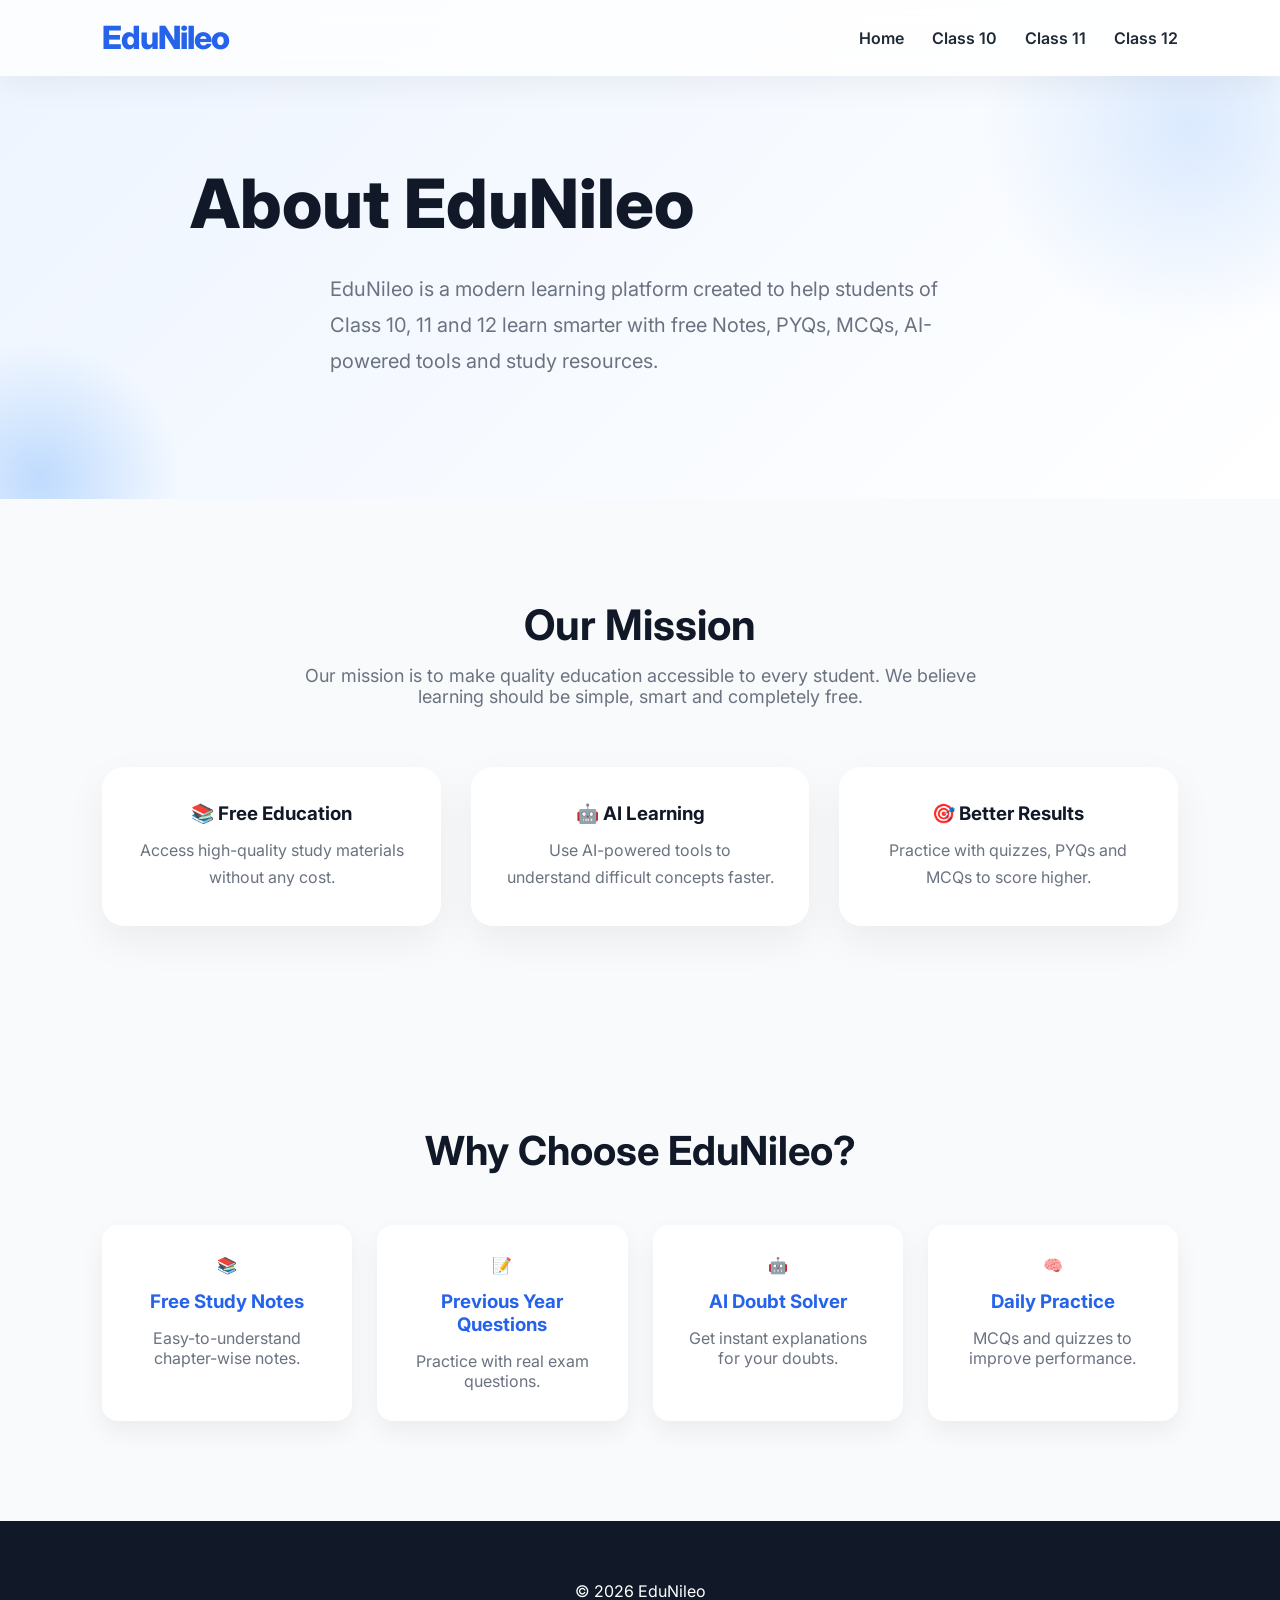
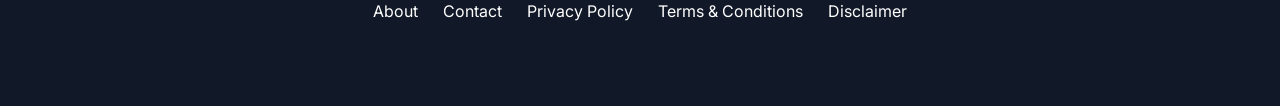
<file: about.html>
<!DOCTYPE html>
<html lang="en">

<head>

<meta charset="UTF-8">
<meta name="viewport" content="width=device-width, initial-scale=1.0">

<title>Class 10 Notes | EduNileo</title>

<link rel="stylesheet" href="css/style.css">
<link rel="stylesheet"
href="https://cdnjs.cloudflare.com/ajax/libs/font-awesome/6.7.2/css/all.min.css">

</head>
<script src="js/script.js"></script>
<body>

<header class="navbar">

<div class="logo">
<h2>EduNileo</h2>
</div>

<nav>

<ul>

<li><a href="index.html">Home</a></li>

<li><a href="#">Class 10</a></li>

<li><a href="class11.html">Class 11</a></li>

<li><a href="class12.html">Class 12</a></li>

</ul>

</nav>

</header>

<section class="hero">

<div class="hero-content">

<h1>About EduNileo</h1>

<p>
EduNileo is a modern learning platform created to help students of
Class 10, 11 and 12 learn smarter with free Notes, PYQs, MCQs,
AI-powered tools and study resources.
</p>

</div>

</section>
  <section class="features">

<h2>Our Mission</h2>

<p class="feature-subtitle">

Our mission is to make quality education accessible to every student.
We believe learning should be simple, smart and completely free.

</p>

<div class="feature-grid">

<div class="feature-card">

<h3>📚 Free Education</h3>

<p>
Access high-quality study materials without any cost.
</p>

</div>

<div class="feature-card">

<h3>🤖 AI Learning</h3>

<p>
Use AI-powered tools to understand difficult concepts faster.
</p>

</div>

<div class="feature-card">

<h3>🎯 Better Results</h3>

<p>
Practice with quizzes, PYQs and MCQs to score higher.
</p>

</div>

</div>

  </section>

<section class="why-us">

    <h2>Why Choose EduNileo?</h2>

    <div class="why-grid">

        <div class="why-box">
            📚
            <h3>Free Study Notes</h3>
            <p>Easy-to-understand chapter-wise notes.</p>
        </div>

        <div class="why-box">
            📝
            <h3>Previous Year Questions</h3>
            <p>Practice with real exam questions.</p>
        </div>

        <div class="why-box">
            🤖
            <h3>AI Doubt Solver</h3>
            <p>Get instant explanations for your doubts.</p>
        </div>

        <div class="why-box">
            🧠
            <h3>Daily Practice</h3>
            <p>MCQs and quizzes to improve performance.</p>
        </div>

    </div>

</section>

<footer>

<p>© 2026 EduNileo</p>

<div class="footer-links">
<a href="about.html">About</a>
<a href="contact.html">Contact</a>
<a href="privacy.html">Privacy Policy</a>
<a href="terms.html">Terms & Conditions</a>
<a href="disclaimer.html">Disclaimer</a>
</div>

</footer>

</body>

</html>
</file>
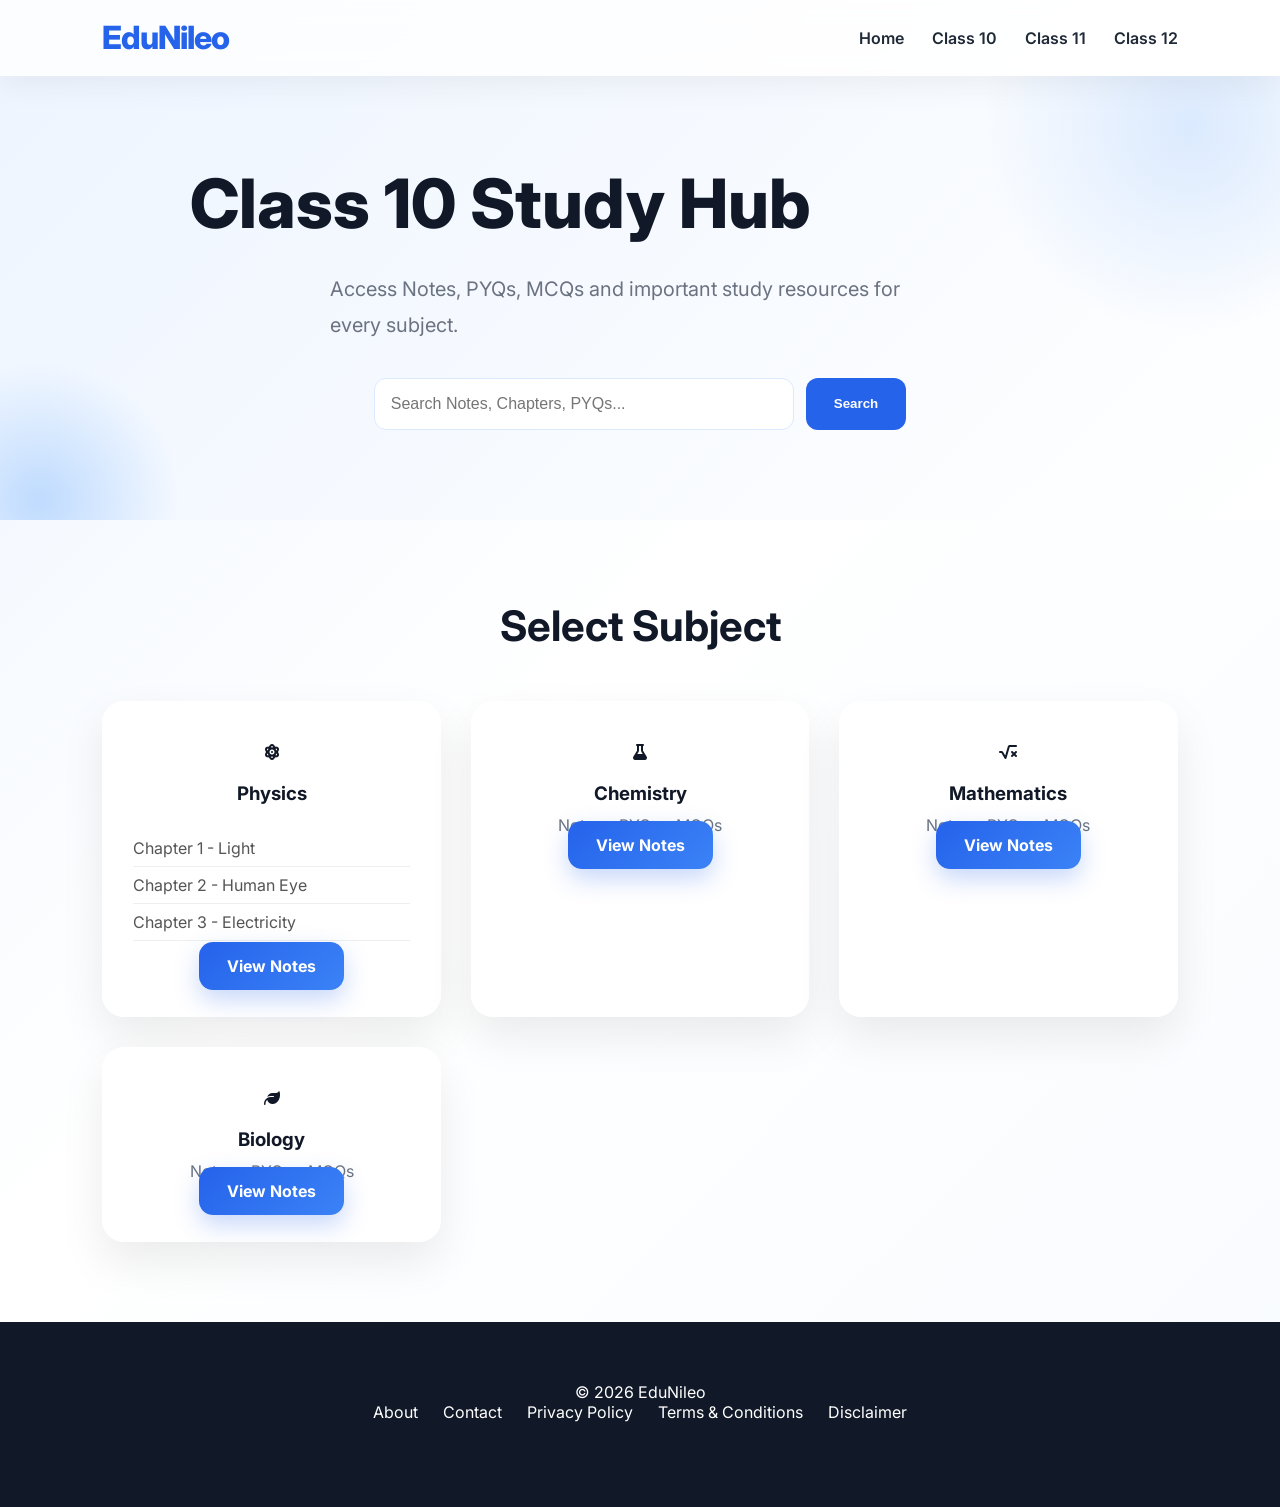
<file: class10.html>
<!DOCTYPE html>
<html lang="en">

<head>

<meta charset="UTF-8">
<meta name="viewport" content="width=device-width, initial-scale=1.0">

<title>Class 10 Notes | EduNileo</title>

<link rel="stylesheet" href="css/style.css">
<link rel="stylesheet"
href="https://cdnjs.cloudflare.com/ajax/libs/font-awesome/6.7.2/css/all.min.css">

</head>
<script src="js/script.js"></script>
<body>

<header class="navbar">

<div class="logo">
<h2>EduNileo</h2>
</div>

<nav>

<ul>

<li><a href="index.html">Home</a></li>

<li><a href="#">Class 10</a></li>

<li><a href="class11.html">Class 11</a></li>

<li><a href="class12.html">Class 12</a></li>

</ul>

</nav>

</header>

<section class="hero">

<div class="hero-content">

<h1>Class 10 Study Hub</h1>

<p>
Access Notes, PYQs, MCQs and important study resources for every subject.
</p>
  <div class="class-search">

    <input
    type="text"
    placeholder="Search Notes, Chapters, PYQs...">

    <button>
        Search
    </button>

  </div>

</div>

</section>

<section class="subjects">

<h2>Select Subject</h2>

<div class="subject-grid">

<div class="card">

    <i class="fa-solid fa-atom"></i>

    <h3>Physics</h3>

    <ul class="chapter-list">
        <li>Chapter 1 - Light</li>
        <li>Chapter 2 - Human Eye</li>
        <li>Chapter 3 - Electricity</li>
    </ul>

<a href="subjects/class10/physics.html" class="btn">View Notes</a>

</div>

<div class="card">

<i class="fa-solid fa-flask"></i>

<h3>Chemistry</h3>

<p>Notes • PYQs • MCQs</p>
  <a href="subjects/class10/chemistry.html" class="btn">View Notes</a>

</div>

<div class="card">

<i class="fa-solid fa-square-root-variable"></i>

<h3>Mathematics</h3>

<p>Notes • PYQs • MCQs</p>
  <a href="subjects/class10/maths.html" class="btn">View Notes</a>

</div>

<div class="card">

<i class="fa-solid fa-leaf"></i>

<h3>Biology</h3>

<p>Notes • PYQs • MCQs</p>
<a href="subjects/class10/biology.html" class="btn">View Notes</a>
</div>

</div>

</section>

<footer>

<p>© 2026 EduNileo</p>

<div class="footer-links">
<a href="about.html">About</a>
<a href="contact.html">Contact</a>
<a href="privacy.html">Privacy Policy</a>
<a href="terms.html">Terms & Conditions</a>
<a href="disclaimer.html">Disclaimer</a>
</div>

</footer>

</body>

</html>
</file>
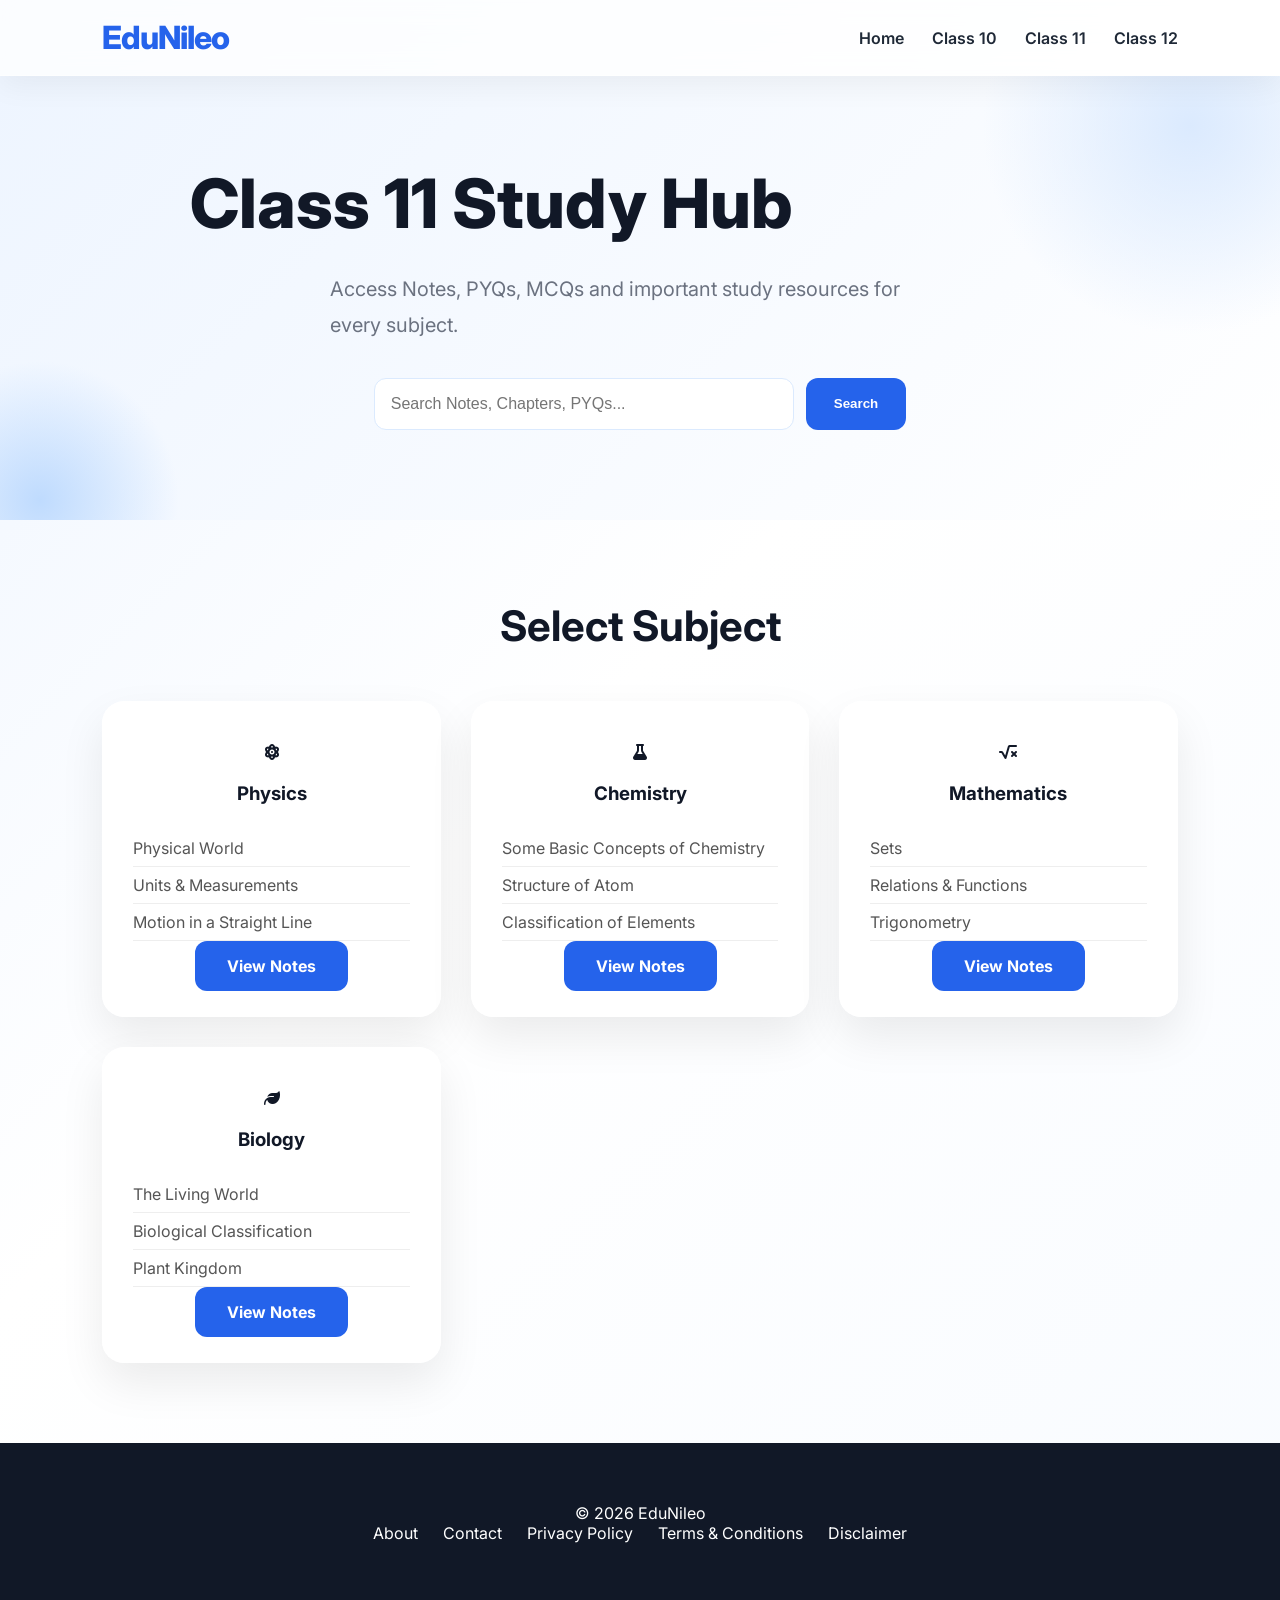
<file: class11.html>
<!DOCTYPE html>
<html lang="en">

<head>

<meta charset="UTF-8">
<meta name="viewport" content="width=device-width, initial-scale=1.0">

<title>Class 11 Notes | EduNileo</title>

<link rel="stylesheet" href="css/style.css">
<link rel="stylesheet"
href="https://cdnjs.cloudflare.com/ajax/libs/font-awesome/6.7.2/css/all.min.css">

</head>
<script src="js/script.js"></script>
<body>

<header class="navbar">

<div class="logo">
<h2>EduNileo</h2>
</div>

<nav>

<ul>

<li><a href="index.html">Home</a></li>

<li><a href="#">Class 10</a></li>

<li><a href="class11.html">Class 11</a></li>

<li><a href="class12.html">Class 12</a></li>

</ul>

</nav>

</header>

<section class="hero">

<div class="hero-content">

<h1>Class 11 Study Hub</h1>

<p>
Access Notes, PYQs, MCQs and important study resources for every subject.
</p>
  <div class="class-search">

    <input
    type="text"
    placeholder="Search Notes, Chapters, PYQs...">

    <button>
        Search
    </button>

  </div>

</div>

</section>

<section class="subjects">

<h2>Select Subject</h2>

<div class="subject-grid">

<div class="card">

    <i class="fa-solid fa-atom"></i>

    <h3>Physics</h3>

<ul class="chapter-list">
<li>Physical World</li>
<li>Units & Measurements</li>
<li>Motion in a Straight Line</li>
</ul>

<a href="#" class="primary-btn">View Notes</a>

</div>

<div class="card">

<i class="fa-solid fa-flask"></i>

<h3>Chemistry</h3>

<ul class="chapter-list">
<li>Some Basic Concepts of Chemistry</li>
<li>Structure of Atom</li>
<li>Classification of Elements</li>
</ul>

<a href="#" class="primary-btn">View Notes</a>
</div>

<div class="card">

<i class="fa-solid fa-square-root-variable"></i>

<h3>Mathematics</h3>

<ul class="chapter-list">
<li>Sets</li>
<li>Relations & Functions</li>
<li>Trigonometry</li>
</ul>

<a href="#" class="primary-btn">View Notes</a>

</div>

<div class="card">

<i class="fa-solid fa-leaf"></i>

<h3>Biology</h3>

<ul class="chapter-list">
<li>The Living World</li>
<li>Biological Classification</li>
<li>Plant Kingdom</li>
</ul>

<a href="#" class="primary-btn">View Notes</a>

</div>

</div>

</section>

<footer>

<p>© 2026 EduNileo</p>

<div class="footer-links">
<a href="about.html">About</a>
<a href="contact.html">Contact</a>
<a href="privacy.html">Privacy Policy</a>
<a href="terms.html">Terms & Conditions</a>
<a href="disclaimer.html">Disclaimer</a>
</div>

</footer>

</body>

</html>
</file>
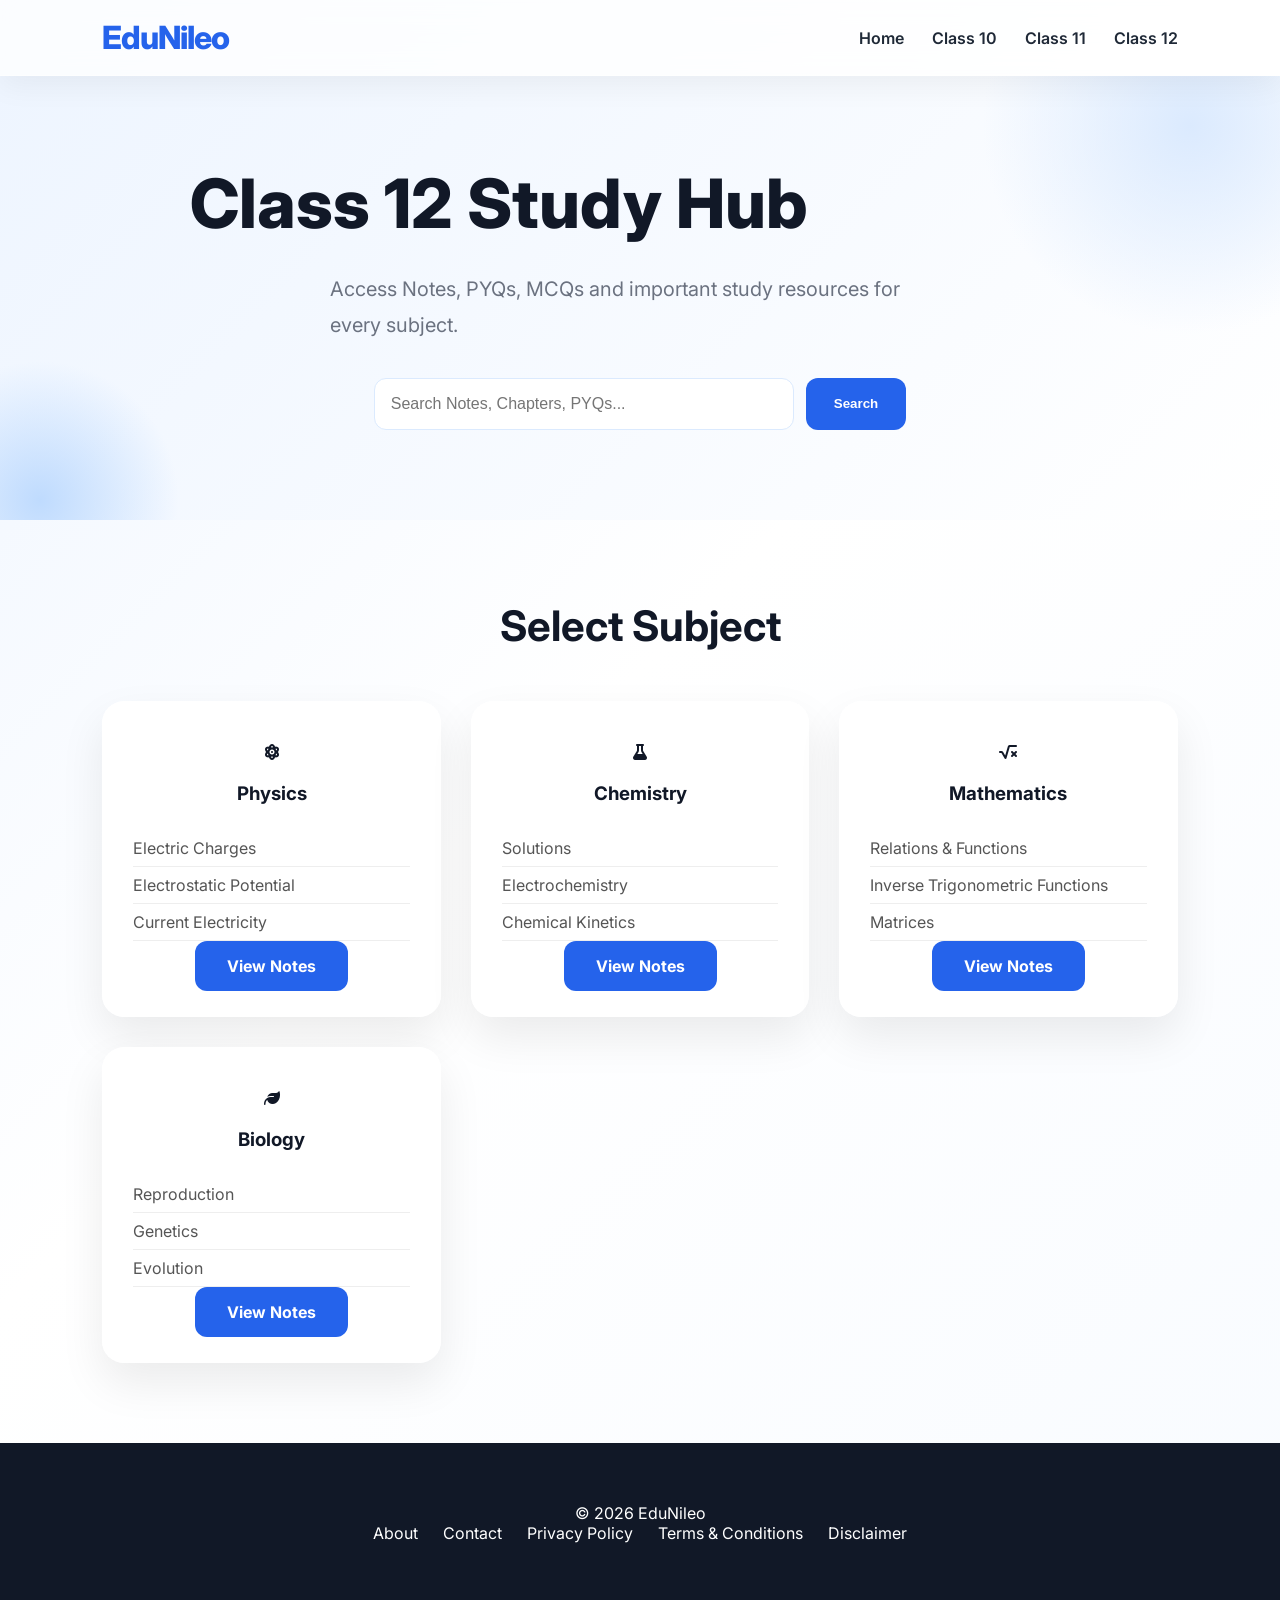
<file: class12.html>
<!DOCTYPE html>
<html lang="en">

<head>

<meta charset="UTF-8">
<meta name="viewport" content="width=device-width, initial-scale=1.0">

<title>Class 12 Notes | EduNileo</title>

<link rel="stylesheet" href="css/style.css">
<link rel="stylesheet"
href="https://cdnjs.cloudflare.com/ajax/libs/font-awesome/6.7.2/css/all.min.css">

</head>
<script src="js/script.js"></script>
<body>

<header class="navbar">

<div class="logo">
<h2>EduNileo</h2>
</div>

<nav>

<ul>

<li><a href="index.html">Home</a></li>

<li><a href="#">Class 10</a></li>

<li><a href="class11.html">Class 11</a></li>

<li><a href="class12.html">Class 12</a></li>

</ul>

</nav>

</header>

<section class="hero">

<div class="hero-content">

<h1>Class 12 Study Hub</h1>

<p>
Access Notes, PYQs, MCQs and important study resources for every subject.
</p>
  <div class="class-search">

    <input
    type="text"
    placeholder="Search Notes, Chapters, PYQs...">

    <button>
        Search
    </button>

  </div>

</div>

</section>

<section class="subjects">

<h2>Select Subject</h2>

<div class="subject-grid">

<div class="card">

    <i class="fa-solid fa-atom"></i>

    <h3>Physics</h3>

<ul class="chapter-list">
<li>Electric Charges</li>
<li>Electrostatic Potential</li>
<li>Current Electricity</li>
</ul>

<a href="#" class="primary-btn">View Notes</a>

</div>

<div class="card">

<i class="fa-solid fa-flask"></i>

<h3>Chemistry</h3>

<ul class="chapter-list">
<li>Solutions</li>
<li>Electrochemistry</li>
<li>Chemical Kinetics</li>
</ul>

<a href="#" class="primary-btn">View Notes</a>
</div>

<div class="card">

<i class="fa-solid fa-square-root-variable"></i>

<h3>Mathematics</h3>

<ul class="chapter-list">
<li>Relations & Functions</li>
<li>Inverse Trigonometric Functions</li>
<li>Matrices</li>
</ul>

<a href="#" class="primary-btn">View Notes</a>

</div>

<div class="card">

<i class="fa-solid fa-leaf"></i>

<h3>Biology</h3>

<ul class="chapter-list">
<li>Reproduction</li>
<li>Genetics</li>
<li>Evolution</li>
</ul>

<a href="#" class="primary-btn">View Notes</a>

</div>

</div>

</section>

<footer>

<p>© 2026 EduNileo</p>

<div class="footer-links">
<a href="about.html">About</a>
<a href="contact.html">Contact</a>
<a href="privacy.html">Privacy Policy</a>
<a href="terms.html">Terms & Conditions</a>
<a href="disclaimer.html">Disclaimer</a>
</div>

</footer>

</body>

</html>
</file>
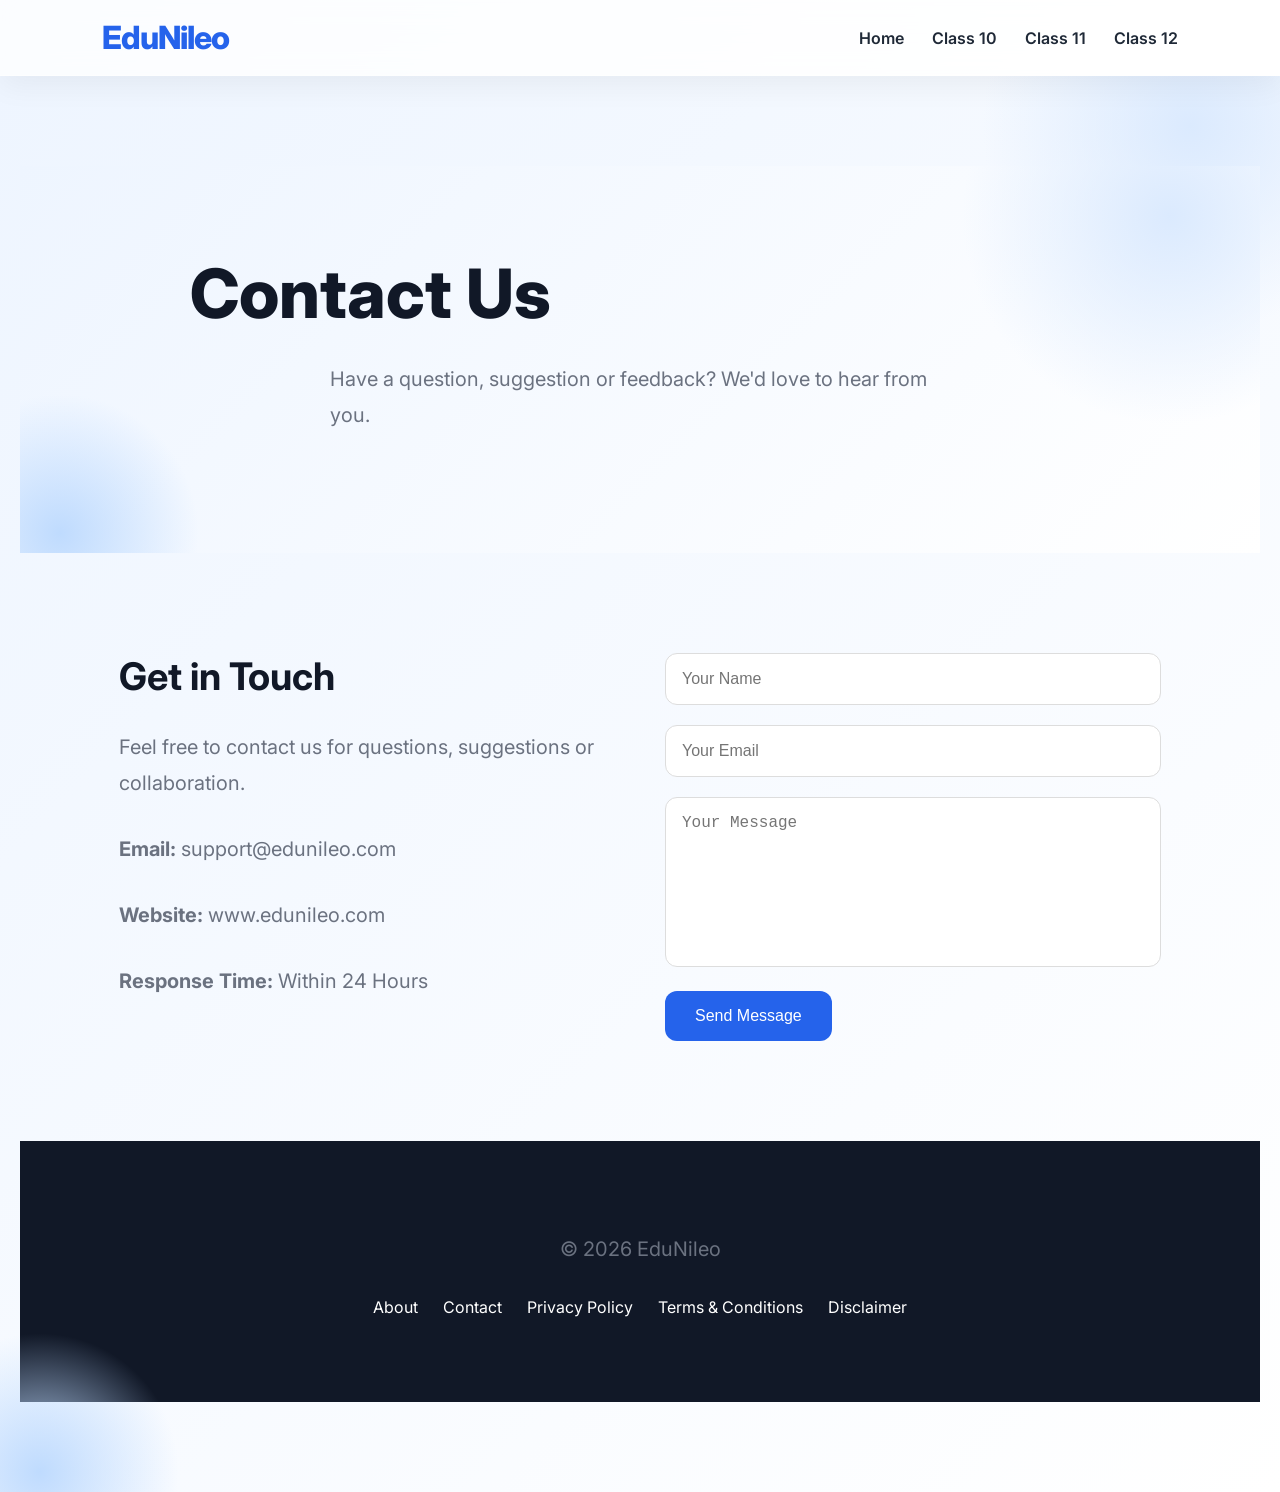
<file: contact.html>
<!DOCTYPE html>
<html lang="en">

<head>

<meta charset="UTF-8">
<meta name="viewport" content="width=device-width, initial-scale=1.0">

<title>Class 10 Notes | EduNileo</title>

<link rel="stylesheet" href="css/style.css">
<link rel="stylesheet"
href="https://cdnjs.cloudflare.com/ajax/libs/font-awesome/6.7.2/css/all.min.css">

</head>
<script src="js/script.js"></script>
<body>

<header class="navbar">

<div class="logo">
<h2>EduNileo</h2>
</div>

<nav>

<ul>

<li><a href="index.html">Home</a></li>

<li><a href="#">Class 10</a></li>

<li><a href="class11.html">Class 11</a></li>

<li><a href="class12.html">Class 12</a></li>

</ul>

</nav>

</header>

<section class="hero">
<section class="hero">

    <div class="hero-content">

        <h1>Contact Us</h1>

        <p>
            Have a question, suggestion or feedback?
            We'd love to hear from you.
        </p>

    </div>

  </section>
  <section class="contact-section">

    <div class="contact-container">

        <div class="contact-info">

            <h2>Get in Touch</h2>

            <p>
                Feel free to contact us for questions,
                suggestions or collaboration.
            </p>

            <p><strong>Email:</strong> support@edunileo.com</p>

            <p><strong>Website:</strong> www.edunileo.com</p>

            <p><strong>Response Time:</strong> Within 24 Hours</p>

        </div>

        <div class="contact-form">

            <form>

                <input type="text" placeholder="Your Name">

                <input type="email" placeholder="Your Email">

                <textarea placeholder="Your Message"></textarea>

                <button type="submit">
                    Send Message
                </button>

            </form>

        </div>

    </div>

  </section>

<footer>

<p>© 2026 EduNileo</p>

<div class="footer-links">
<a href="about.html">About</a>
<a href="contact.html">Contact</a>
<a href="privacy.html">Privacy Policy</a>
<a href="terms.html">Terms & Conditions</a>
<a href="disclaimer.html">Disclaimer</a>
</div>

</footer>

</body>

</html>
</file>
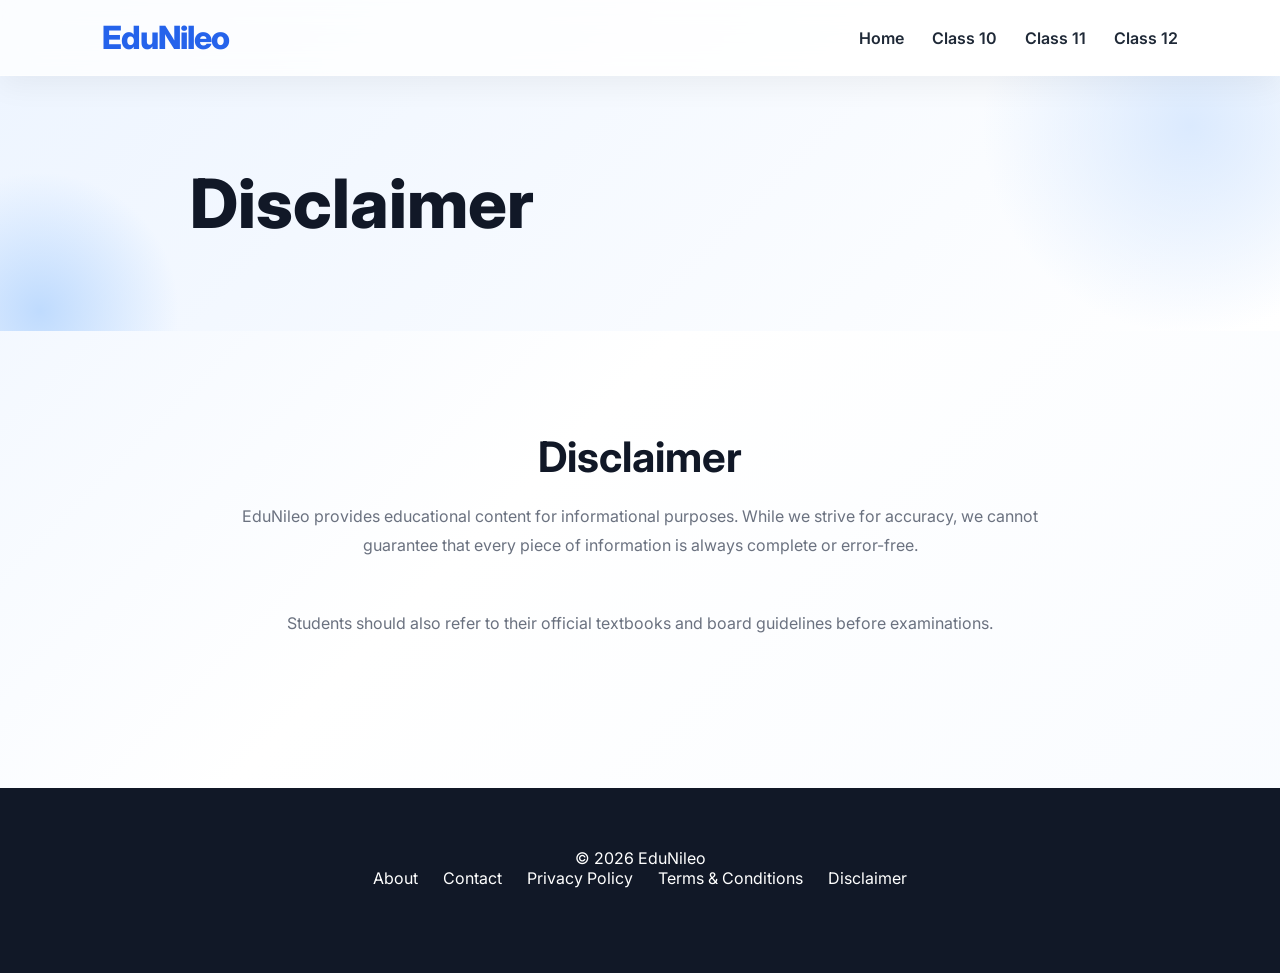
<file: disclaimer.html>
<!DOCTYPE html>
<html lang="en">

<head>

<meta charset="UTF-8">
<meta name="viewport" content="width=device-width, initial-scale=1.0">

<title>Class 10 Notes | EduNileo</title>

<link rel="stylesheet" href="css/style.css">
<link rel="stylesheet"
href="https://cdnjs.cloudflare.com/ajax/libs/font-awesome/6.7.2/css/all.min.css">

</head>
<script src="js/script.js"></script>
<body>

<header class="navbar">

<div class="logo">
<h2>EduNileo</h2>
</div>

<nav>

<ul>

<li><a href="index.html">Home</a></li>

<li><a href="#">Class 10</a></li>

<li><a href="class11.html">Class 11</a></li>

<li><a href="class12.html">Class 12</a></li>

</ul>

</nav>

</header>

<section class="hero">

    <div class="hero-content">

        <h1>Disclaimer</h1>

    </div>

</section>
  <section class="about-section">

<div class="about-container">

<h2>Disclaimer</h2>

<p>

EduNileo provides educational content for informational purposes.
While we strive for accuracy, we cannot guarantee that every piece
of information is always complete or error-free.

</p>

<p>

Students should also refer to their official textbooks and board
guidelines before examinations.

</p>

</div>

  </section>

<footer>

<p>© 2026 EduNileo</p>

<div class="footer-links">
<a href="about.html">About</a>
<a href="contact.html">Contact</a>
<a href="privacy.html">Privacy Policy</a>
<a href="terms.html">Terms & Conditions</a>
<a href="disclaimer.html">Disclaimer</a>
</div>

</footer>

</body>

</html>
</file>
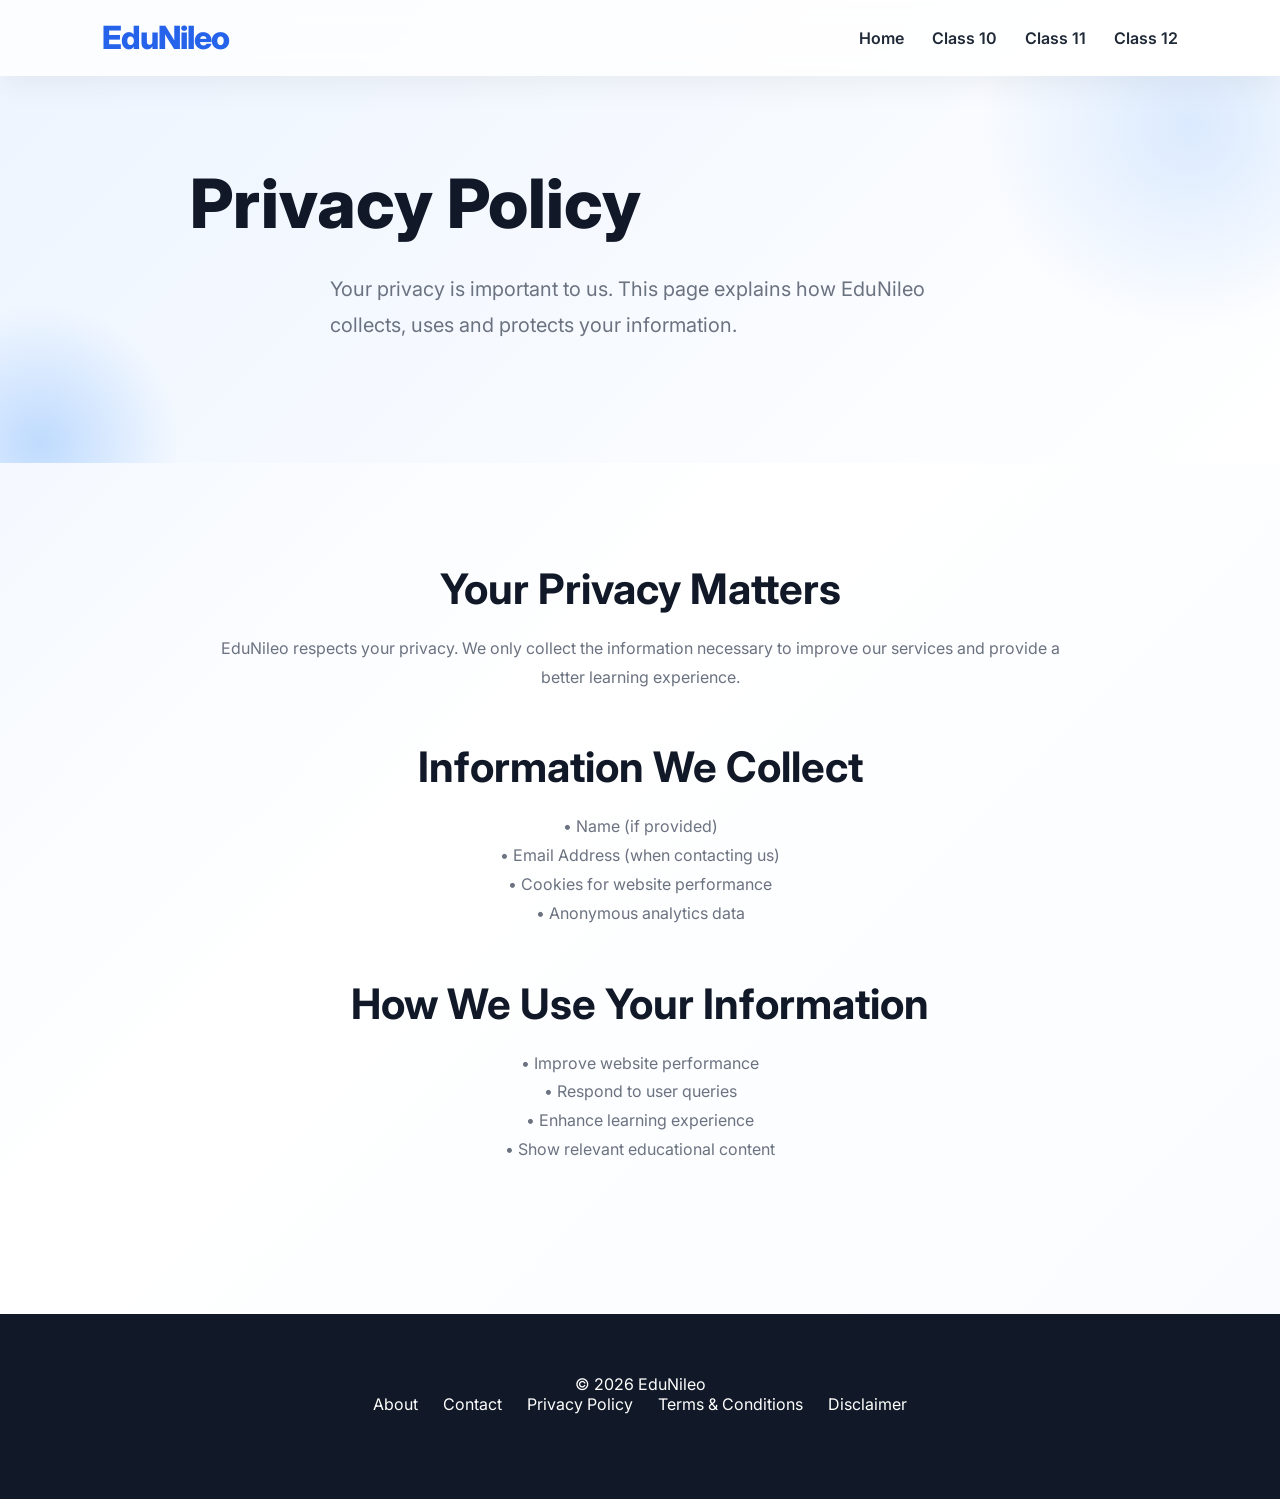
<file: privacy.html>
<!DOCTYPE html>
<html lang="en">

<head>

<meta charset="UTF-8">
<meta name="viewport" content="width=device-width, initial-scale=1.0">

<title>Class 10 Notes | EduNileo</title>

<link rel="stylesheet" href="css/style.css">
<link rel="stylesheet"
href="https://cdnjs.cloudflare.com/ajax/libs/font-awesome/6.7.2/css/all.min.css">

</head>
<script src="js/script.js"></script>
<body>

<header class="navbar">

<div class="logo">
<h2>EduNileo</h2>
</div>

<nav>

<ul>

<li><a href="index.html">Home</a></li>

<li><a href="#">Class 10</a></li>

<li><a href="class11.html">Class 11</a></li>

<li><a href="class12.html">Class 12</a></li>

</ul>

</nav>

</header>

<section class="hero">

    <div class="hero-content">

        <h1>Privacy Policy</h1>

        <p>
            Your privacy is important to us. This page explains how
            EduNileo collects, uses and protects your information.
        </p>

    </div>

</section>
  <section class="about-section">

<div class="about-container">

<h2>Your Privacy Matters</h2>

<p>

EduNileo respects your privacy. We only collect the information
necessary to improve our services and provide a better learning experience.

</p>

<h2>Information We Collect</h2>

<p>

• Name (if provided)<br>
• Email Address (when contacting us)<br>
• Cookies for website performance<br>
• Anonymous analytics data

</p>

<h2>How We Use Your Information</h2>

<p>

• Improve website performance<br>
• Respond to user queries<br>
• Enhance learning experience<br>
• Show relevant educational content

</p>

</div>
  </section>

<footer>

<p>© 2026 EduNileo</p>

<div class="footer-links">
<a href="about.html">About</a>
<a href="contact.html">Contact</a>
<a href="privacy.html">Privacy Policy</a>
<a href="terms.html">Terms & Conditions</a>
<a href="disclaimer.html">Disclaimer</a>
</div>

</footer>

</body>

</html>
</file>
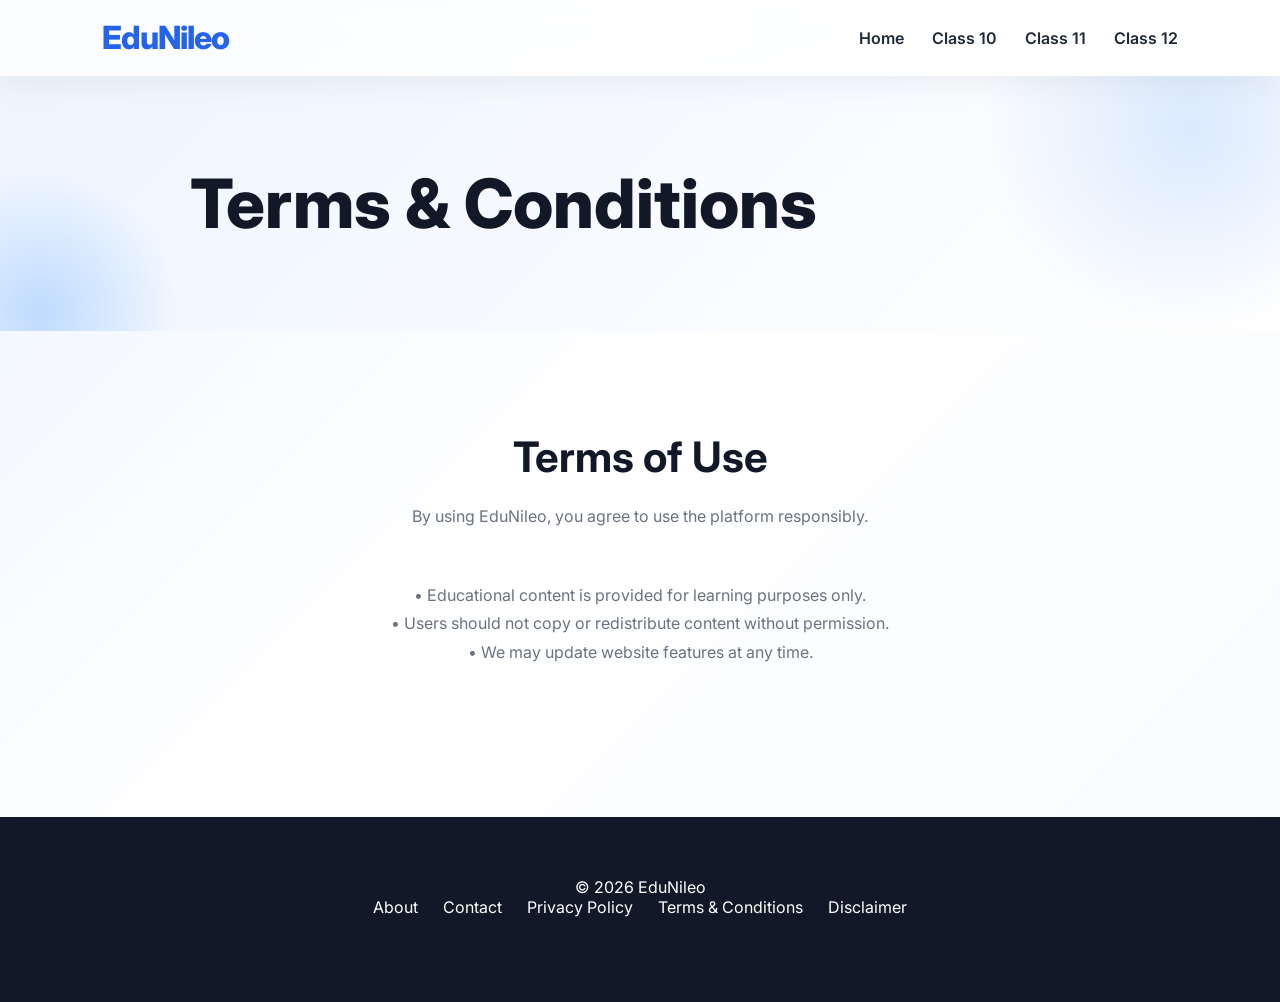
<file: terms.html>
<!DOCTYPE html>
<html lang="en">

<head>

<meta charset="UTF-8">
<meta name="viewport" content="width=device-width, initial-scale=1.0">

<title>Class 10 Notes | EduNileo</title>

<link rel="stylesheet" href="css/style.css">
<link rel="stylesheet"
href="https://cdnjs.cloudflare.com/ajax/libs/font-awesome/6.7.2/css/all.min.css">

</head>
<script src="js/script.js"></script>
<body>

<header class="navbar">

<div class="logo">
<h2>EduNileo</h2>
</div>

<nav>

<ul>

<li><a href="index.html">Home</a></li>

<li><a href="#">Class 10</a></li>

<li><a href="class11.html">Class 11</a></li>

<li><a href="class12.html">Class 12</a></li>

</ul>

</nav>

</header>

<section class="hero">

    <div class="hero-content">

        <h1>Terms & Conditions</h1>


    </div>

</section>
  <section class="about-section">

<div class="about-container">

<h2>Terms of Use</h2>

<p>

By using EduNileo, you agree to use the platform responsibly.

</p>

<p>

• Educational content is provided for learning purposes only.<br>
• Users should not copy or redistribute content without permission.<br>
• We may update website features at any time.

</p>

</div>

  </section>

<footer>

<p>© 2026 EduNileo</p>

<div class="footer-links">
<a href="about.html">About</a>
<a href="contact.html">Contact</a>
<a href="privacy.html">Privacy Policy</a>
<a href="terms.html">Terms & Conditions</a>
<a href="disclaimer.html">Disclaimer</a>
</div>

</footer>

</body>

</html>
</file>
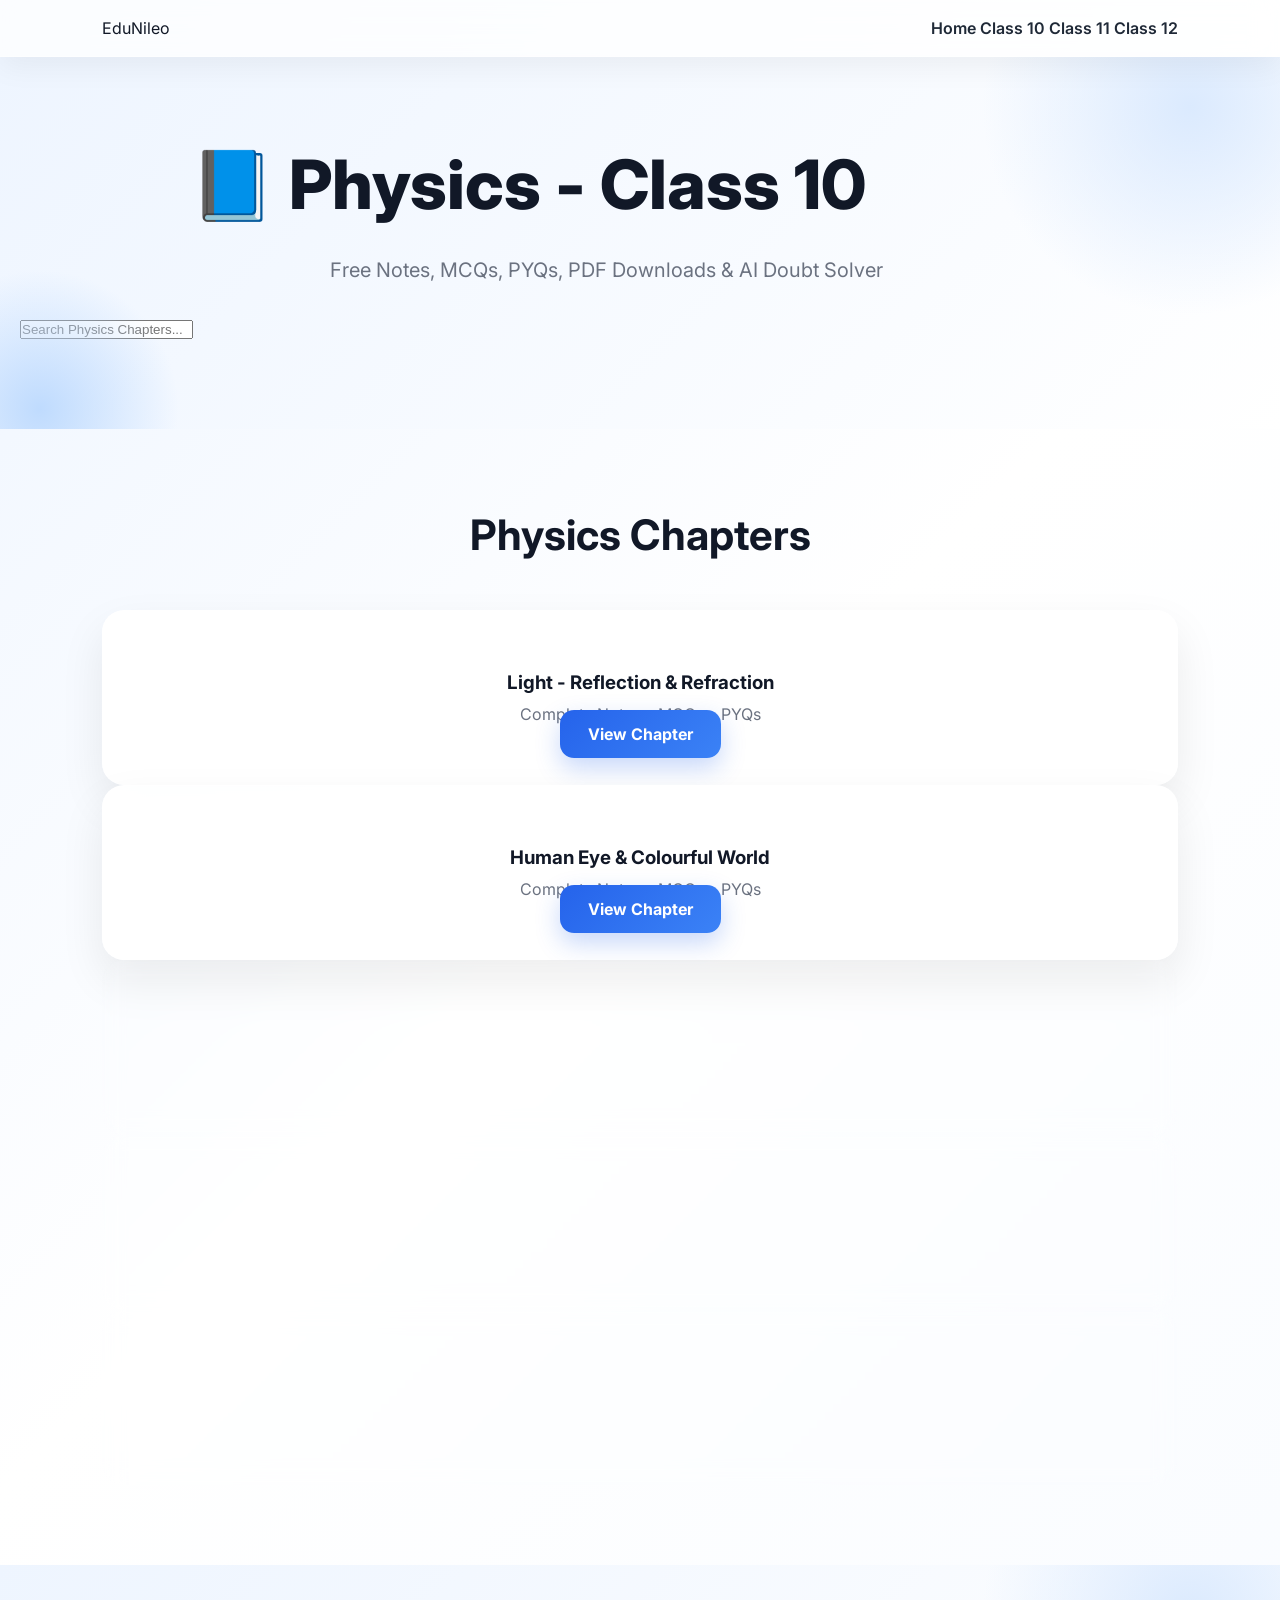
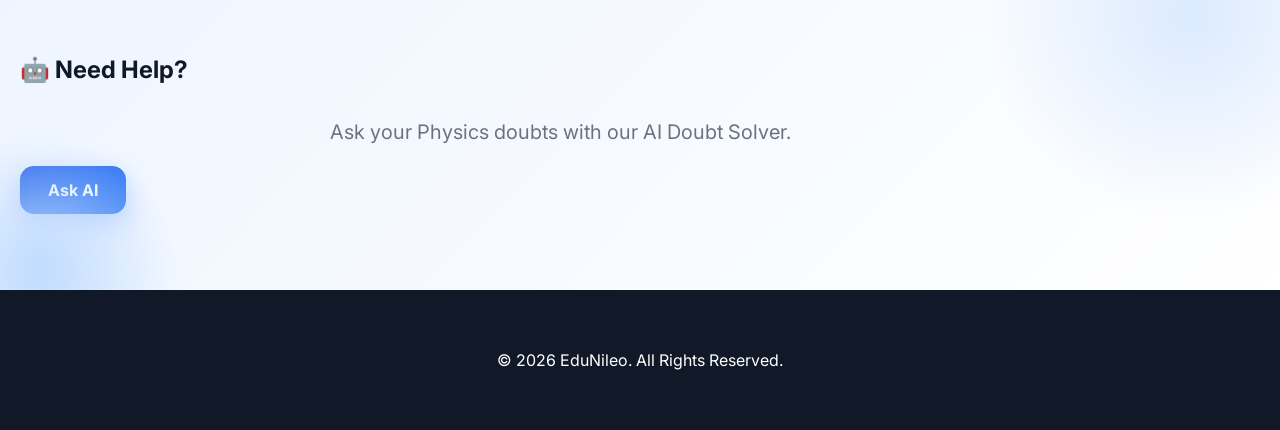
<file: subjects/class10/physics.html>
<!DOCTYPE html>
<html lang="en">
<head>
  <meta charset="UTF-8">
  <meta name="viewport" content="width=device-width, initial-scale=1.0">
  <title>Physics Class 10 | EduNileo</title>

  <link rel="stylesheet" href="../../css/style.css">
</head>
<body>

  <!-- Navbar -->
  <header class="navbar">
    <div class="logo">
      <a href="../../index.html">EduNileo</a>
    </div>

    <nav>
      <a href="../../index.html">Home</a>
      <a href="../../class10.html">Class 10</a>
      <a href="../../class11.html">Class 11</a>
      <a href="../../class12.html">Class 12</a>
    </nav>
  </header>

  <!-- Hero -->
  <section class="hero">
    <h1>📘 Physics - Class 10</h1>
    <p>Free Notes, MCQs, PYQs, PDF Downloads & AI Doubt Solver</p>

    <input type="text" placeholder="Search Physics Chapters...">
  </section>

  <!-- Chapters -->
  <section class="subjects">

    <h2>Physics Chapters</h2>

    <div class="card">
      <h3>Light - Reflection & Refraction</h3>
      <p>Complete Notes • MCQs • PYQs</p>

      <a href="physics/light-reflection.html" class="btn">
        View Chapter
      </a>
    </div>

    <div class="card">
      <h3>Human Eye & Colourful World</h3>
      <p>Complete Notes • MCQs • PYQs</p>

      <a href="physics/human-eye.html" class="btn">
        View Chapter
      </a>
    </div>

    <div class="card">
      <h3>Electricity</h3>
      <p>Complete Notes • MCQs • PYQs</p>

      <a href="physics/electricity.html" class="btn">
        View Chapter
      </a>
    </div>

    <div class="card">
      <h3>Magnetic Effects of Electric Current</h3>
      <p>Complete Notes • MCQs • PYQs</p>

      <a href="physics/magnetic-effects.html" class="btn">
        View Chapter
      </a>
    </div>

    <div class="card">
      <h3>Sources of Energy</h3>
      <p>Complete Notes • MCQs • PYQs</p>

      <a href="physics/sources-of-energy.html" class="btn">
        View Chapter
      </a>
    </div>

  </section>

  <!-- AI Section -->
  <section class="hero">
    <h2>🤖 Need Help?</h2>
    <p>Ask your Physics doubts with our AI Doubt Solver.</p>

    <a href="../../ai.html" class="btn">
      Ask AI
    </a>
  </section>

  <!-- Footer -->
  <footer>
    <p>© 2026 EduNileo. All Rights Reserved.</p>
  </footer>

</body>
</html>
</file>
<file: css/style.css>
/* Google Font */
@import url('https://fonts.googleapis.com/css2?family=Inter:wght@400;500;600;700;800&display=swap');

*{
    margin:0;
    padding:0;
    box-sizing:border-box;
}

body{
    font-family:'Inter',sans-serif;
    background:linear-gradient(135deg,#eef5ff 0%,#ffffff 45%,#f8fbff 100%);
    color:#111827;
    overflow-x:hidden;
}

a{
    text-decoration:none;
    color:inherit;
}

ul{
    list-style:none;
}

.navbar{
    width:100%;
    display:flex;
    justify-content:space-between;
    align-items:center;
    padding:18px 8%;
    position:sticky;
    top:0;
    z-index:1000;

    background:rgba(255,255,255,.75);
    backdrop-filter:blur(14px);

    border-bottom:1px solid rgba(255,255,255,.3);

    box-shadow:0 10px 30px rgba(0,0,0,.05);
}

.logo h2{
    font-size:32px;
    font-weight:800;
    color:#2563eb;
    letter-spacing:-1px;
}

nav ul{
    display:flex;
    gap:28px;
}

nav a{
    position:relative;
    font-weight:600;
    color:#1f2937;
    text-decoration:none;
    transition:.3s;
}

nav a::after{
    content:"";
    position:absolute;
    left:0;
    bottom:-6px;
    width:0;
    height:3px;
    background:#2563eb;
    border-radius:10px;
    transition:.3s;
}

nav a:hover{
    color:#2563eb;
}

nav a:hover::after{
    width:100%;
}

.btn{
    background:linear-gradient(135deg,#2563eb,#3b82f6);
    color:white;
    padding:14px 28px;
    border-radius:14px;
    font-weight:700;
    transition:.35s;
    box-shadow:0 10px 25px rgba(37,99,235,.25);
}

.btn:hover{
    transform:translateY(-3px);
    box-shadow:0 18px 35px rgba(37,99,235,.35);
}

.hero{
    padding:90px 20px;
    background:linear-gradient(135deg,#eef5ff 0%,#ffffff 100%);
    position:relative;
    overflow:hidden;
}

.hero h1{
    font-size:64px;
    line-height:1.1;
    max-width:900px;
    margin:auto;
    font-weight:800;
}

.hero p{
    font-size:21px;
    max-width:760px;
    margin:30px auto;
    color:#6b7280;
    line-height:1.8;
}

.search-box{
    display:flex;
    align-items:center;
    background:#fff;
    border-radius:18px;
    overflow:hidden;
    box-shadow:0 15px 40px rgba(37,99,235,.12);
    max-width:650px;
    margin-top:35px;
}

.search-box input{
    flex:1;
    border:none;
    outline:none;
    padding:18px 22px;
    font-size:16px;
}

.search-box button{
    background:linear-gradient(135deg,#2563eb,#3b82f6);
    color:white;
    border:none;
    padding:18px 30px;
    font-weight:700;
    cursor:pointer;
    transition:.3s;
}

.search-box button:hover{
    transform:scale(1.05);
}
.subjects{
    padding:80px 8%;
    text-align:center;
}

.subjects h2{
    font-size:42px;
    margin-bottom:50px;
}

.subject-grid{
    display:grid;
    grid-template-columns:repeat(auto-fit,minmax(250px,1fr));
    gap:30px;
}

.card{
    background:rgba(255,255,255,.95);
    backdrop-filter:blur(10px);

    padding:40px 30px;

    border-radius:22px;

    border:1px solid rgba(255,255,255,.5);

    box-shadow:0 20px 45px rgba(0,0,0,.08);

    transition:.35s;

    cursor:pointer;
}

.card:hover{
    transform:translateY(-12px) scale(1.02);
    box-shadow:0 30px 60px rgba(37,99,235,.18);
}

.card span{
    font-size:50px;
}

.card h3{
    margin:20px 0 10px;
}

.card p{
    color:#6b7280;
}
.classes{
padding:80px 8%;
text-align:center;
}

.classes h2{
font-size:42px;
margin-bottom:40px;
}

.class-grid{
display:grid;
grid-template-columns:repeat(auto-fit,minmax(250px,1fr));
gap:30px;
}

.class-card{
background:linear-gradient(135deg,#2563eb,#4f8cff);
    color:white;

    padding:45px;

    border-radius:24px;

    transition:.35s;

    cursor:pointer;

    box-shadow:0 18px 45px rgba(37,99,235,.25);
}

.class-card:hover{
transform:translateY(-10px);
    box-shadow:0 28px 60px rgba(37,99,235,.35);
}

.class-card h3{
font-size:32px;
margin-bottom:10px;
}
.hero-buttons{
margin-top:35px;
display:flex;
justify-content:center;
gap:20px;
flex-wrap:wrap;
}

.primary-btn{
background:#2563eb;
color:#fff;
padding:15px 32px;
border-radius:12px;
font-weight:700;
}

.secondary-btn{
border:2px solid #2563eb;
color:#2563eb;
padding:15px 32px;
border-radius:12px;
font-weight:700;
}

.primary-btn:hover{
background:#1d4ed8;
}

.secondary-btn:hover{
background:#2563eb;
color:white;
}
.resources{
padding:80px 8%;
background:#f1f5f9;
text-align:center;
}

.resources h2{
font-size:42px;
margin-bottom:40px;
}

.resource-grid{
display:grid;
grid-template-columns:repeat(auto-fit,minmax(250px,1fr));
gap:25px;
}

.resource-card{
background:white;
padding:35px;
border-radius:18px;
box-shadow:0 10px 25px rgba(0,0,0,.08);
transition:.3s;
}

.resource-card:hover{
transform:translateY(-10px);
}

.resource-card h3{
margin-bottom:15px;
font-size:24px;
}

.resource-card p{
color:#6b7280;
}
footer{
background:#111827;
color:white;
padding:60px 8%;
text-align:center;
}

.footer-content h2{
font-size:34px;
margin-bottom:15px;
}

.footer-content p{
color:#d1d5db;
margin-bottom:20px;
}

.footer-links{
display:flex;
justify-content:center;
gap:25px;
flex-wrap:wrap;
margin-bottom:25px;
}

.footer-links a{
color:white;
transition:.3s;
}

.footer-links a:hover{
color:#60a5fa;
}

.copyright{
font-size:14px;
opacity:.8;
}

/* ===== HERO V2 ===== */

.hero-container{
    max-width:1200px;
    margin:auto;
    display:flex;
    align-items:center;
    justify-content:space-between;
    gap:60px;
}

.hero-content{
    flex:1;
    text-align:left;
}

.hero-image{
    flex:1;
    display:flex;
    justify-content:center;
}

.hero-image img{
    width:100%;
    max-width:500px;
    border-radius:25px;
    box-shadow:0 25px 60px rgba(37,99,235,.15);
    animation:float 4s ease-in-out infinite;
}

@keyframes float{

0%{
transform:translateY(0px);
}

50%{
transform:translateY(-15px);
}

100%{
transform:translateY(0px);
}

}

@media(max-width:900px){

.hero-container{
flex-direction:column;
text-align:center;
}

.hero-content{
text-align:center;
}

.hero-image img{
max-width:340px;
margin-top:30px;
}

}
.hero::before{
    content:"";
    position:absolute;
    width:350px;
    height:350px;
    background:rgba(37,99,235,.08);
    border-radius:50%;
    top:-120px;
    right:-120px;
}

.hero::after{
    content:"";
    position:absolute;
    width:220px;
    height:220px;
    background:rgba(59,130,246,.08);
    border-radius:50%;
    bottom:-80px;
    left:-80px;
}
/* ===== TRUST BADGES ===== */

.trust-badges{
display:flex;
flex-wrap:wrap;
gap:12px;
margin-top:35px;
}

.badge{
background:#fff;
padding:12px 18px;
border-radius:50px;
font-size:15px;
font-weight:600;
box-shadow:0 10px 25px rgba(0,0,0,.08);
transition:.3s;
}

.badge:hover{
transform:translateY(-4px);
box-shadow:0 15px 30px rgba(37,99,235,.18);
}

@media(max-width:900px){

.trust-badges{
justify-content:center;
}

}
.hero h1{
    font-size:68px;
    line-height:1.1;
    font-weight:800;
}

.hero h1 span{
    background:linear-gradient(135deg,#2563eb,#60a5fa);
    -webkit-background-clip:text;
    -webkit-text-fill-color:transparent;
}

.hero p{
    font-size:20px;
    line-height:1.8;
    max-width:620px;
    color:#6b7280;
}
/* ===== HERO BACKGROUND V2 ===== */

.hero{
    position:relative;
    overflow:hidden;
}

.hero::before{
    content:"";
    position:absolute;
    width:420px;
    height:420px;
    background:radial-gradient(circle,#dbeafe 0%,transparent 70%);
    top:-160px;
    right:-120px;
    z-index:0;
}

.hero::after{
    content:"";
    position:absolute;
    width:280px;
    height:280px;
    background:radial-gradient(circle,#bfdbfe 0%,transparent 70%);
    bottom:-120px;
    left:-100px;
    z-index:0;
}

.hero-container{
    position:relative;
    z-index:2;
}
.features{
    padding:100px 8%;
    background:#f8fafc;
    text-align:center;
}

.features h2{
    font-size:42px;
    color:#111827;
    margin-bottom:15px;
}

.feature-subtitle{
    font-size:18px;
    color:#6b7280;
    max-width:700px;
    margin:auto;
    margin-bottom:60px;
}

.feature-grid{
    display:grid;
    grid-template-columns:repeat(auto-fit,minmax(260px,1fr));
    gap:30px;
}

.feature-card{
    background:#fff;
    padding:35px;
    border-radius:22px;
    box-shadow:0 15px 40px rgba(0,0,0,.06);
    transition:.35s;
}

.feature-card:hover{
    transform:translateY(-10px);
    box-shadow:0 25px 50px rgba(37,99,235,.15);
}

.feature-icon{
    width:70px;
    height:70px;
    margin:0 auto 20px;
    display:flex;
    align-items:center;
    justify-content:center;
    border-radius:18px;
    background:linear-gradient(135deg,#2563eb,#60a5fa);
    color:#fff;
    font-size:30px;
    box-shadow:0 15px 35px rgba(37,99,235,.25);
}

.feature-card h3{
    margin-bottom:12px;
    color:#111827;
}

.feature-card p{
    color:#6b7280;
    line-height:1.7;
}
.stats{
    padding:80px 8%;
    display:grid;
    grid-template-columns:repeat(auto-fit,minmax(220px,1fr));
    gap:25px;
    background:white;
}

.stat-card{
    background:#2563eb;
    color:white;
    text-align:center;
    padding:35px;
    border-radius:20px;
    transition:.3s;
}

.stat-card:hover{
    transform:translateY(-8px);
    box-shadow:0 20px 40px rgba(37,99,235,.25);
}

.stat-card h2{
    font-size:42px;
    margin-bottom:10px;
}

.stat-card p{
    font-size:18px;
}
.faq{
    padding:100px 8%;
    background:#f8fafc;
}

.faq h2{
    text-align:center;
    font-size:42px;
    margin-bottom:50px;
    color:#111827;
}

.faq-container{
    max-width:900px;
    margin:auto;
}

.faq-item{
    background:#fff;
    padding:25px;
    margin-bottom:20px;
    border-radius:16px;
    box-shadow:0 10px 30px rgba(0,0,0,.06);
}

.faq-item h3{
    color:#2563eb;
    margin-bottom:12px;
}

.faq-item p{
    color:#6b7280;
    line-height:1.7;
}
.ai-section{
    padding:100px 8%;
    background:linear-gradient(135deg,#2563eb,#1d4ed8);
    color:white;
    border-radius:30px;
    margin:80px 8%;
    text-align:center;
}

.ai-badge{
    display:inline-block;
    padding:10px 18px;
    background:rgba(255,255,255,.15);
    border-radius:30px;
    font-size:14px;
    margin-bottom:20px;
}

.ai-section h2{
    font-size:42px;
    margin-bottom:20px;
}

.ai-section p{
    max-width:700px;
    margin:auto;
    opacity:.9;
    line-height:1.8;
}

.ai-search{
    margin-top:40px;
    display:flex;
    justify-content:center;
    gap:15px;
    flex-wrap:wrap;
}

.ai-search input{
    width:420px;
    max-width:100%;
    padding:18px;
    border:none;
    border-radius:12px;
    font-size:16px;
}

.ai-search button{
    background:white;
    color:#2563eb;
    border:none;
    padding:18px 32px;
    border-radius:12px;
    font-weight:700;
    cursor:pointer;
    transition:.3s;
}

.ai-search button:hover{
    transform:translateY(-3px);
}

.example-tags{
    margin-top:35px;
    display:flex;
    justify-content:center;
    flex-wrap:wrap;
    gap:12px;
}

.example-tags span{
    background:rgba(255,255,255,.15);
    padding:10px 18px;
    border-radius:30px;
    font-size:14px;
}
/* Scroll Animation */

.hidden{
    opacity:0;
    transform:translateY(60px);
    transition:all .8s ease;
}

.show{
    opacity:1;
    transform:translateY(0);
}
/* Mobile Navbar */

.menu-toggle{
    display:none;
    font-size:28px;
    cursor:pointer;
    color:#2563eb;
}

@media(max-width:768px){

    .menu-toggle{
        display:block;
    }

    nav{
        position:absolute;
        top:80px;
        left:0;
        width:100%;
        background:white;
        display:none;
        padding:20px 0;
        box-shadow:0 10px 30px rgba(0,0,0,.08);
    }

    nav.active{
        display:block;
    }

    nav ul{
        flex-direction:column;
        align-items:center;
        gap:20px;
    }

    .btn{
        display:none;
    }

}
/* Class Search */

.class-search{
    margin-top:35px;
    display:flex;
    justify-content:center;
    gap:12px;
    flex-wrap:wrap;
}

.class-search input{
    width:420px;
    max-width:100%;
    padding:16px;
    border:1px solid #dbeafe;
    border-radius:12px;
    font-size:16px;
    outline:none;
}

.class-search input:focus{
    border-color:#2563eb;
}

.class-search button{
    background:#2563eb;
    color:#fff;
    border:none;
    padding:16px 28px;
    border-radius:12px;
    cursor:pointer;
    font-weight:600;
    transition:.3s;
}

.class-search button:hover{
    background:#1d4ed8;
}
.chapter-list{
    list-style:none;
    padding:15px 0;
    text-align:left;
}

.chapter-list li{
    padding:8px 0;
    color:#555;
    border-bottom:1px solid #eee;
}
/* About Page */

.about-section{
    padding:100px 8%;
}

.about-container{
    max-width:1100px;
    margin:auto;
    text-align:center;
}

.about-container h2{
    font-size:42px;
    margin-bottom:20px;
    color:#111827;
}

.about-container p{
    color:#6b7280;
    line-height:1.8;
    max-width:850px;
    margin:0 auto 50px;
}

.about-grid{
    display:grid;
    grid-template-columns:repeat(auto-fit,minmax(250px,1fr));
    gap:30px;
}

.about-card{
    background:#fff;
    padding:35px;
    border-radius:18px;
    box-shadow:0 12px 30px rgba(0,0,0,.08);
    transition:.3s;
}

.about-card:hover{
    transform:translateY(-8px);
}

.about-card i{
    font-size:40px;
    color:#2563eb;
    margin-bottom:20px;
}

.why-us{
    padding:100px 8%;
    background:#f8fafc;
    text-align:center;
}

.why-us h2{
    font-size:40px;
    margin-bottom:50px;
}

.why-grid{
    display:grid;
    grid-template-columns:repeat(auto-fit,minmax(220px,1fr));
    gap:25px;
}

.why-box{
    background:white;
    padding:30px;
    border-radius:16px;
    box-shadow:0 10px 25px rgba(0,0,0,.06);
    transition:.3s;
}

.why-box:hover{
    transform:translateY(-6px);
}

.why-box h3{
    margin:15px 0;
    color:#2563eb;
}

.why-box p{
    color:#6b7280;
}
/* Contact Page */

.contact-section{
    padding:100px 8%;
}

.contact-container{
    max-width:1100px;
    margin:auto;
    display:grid;
    grid-template-columns:1fr 1fr;
    gap:50px;
}

.contact-info h2{
    font-size:38px;
    margin-bottom:20px;
}

.contact-info p{
    color:#6b7280;
    margin-bottom:15px;
    line-height:1.8;
}

.contact-form input,
.contact-form textarea{

    width:100%;
    padding:16px;
    margin-bottom:20px;
    border:1px solid #ddd;
    border-radius:12px;
    font-size:16px;

}

.contact-form textarea{

    height:170px;
    resize:none;

}

.contact-form button{

    background:#2563eb;
    color:white;
    border:none;
    padding:16px 30px;
    border-radius:12px;
    cursor:pointer;
    font-size:16px;

}

.contact-form button:hover{

    background:#1d4ed8;

}

@media(max-width:768px){

.contact-container{

grid-template-columns:1fr;

}

}
</file>
